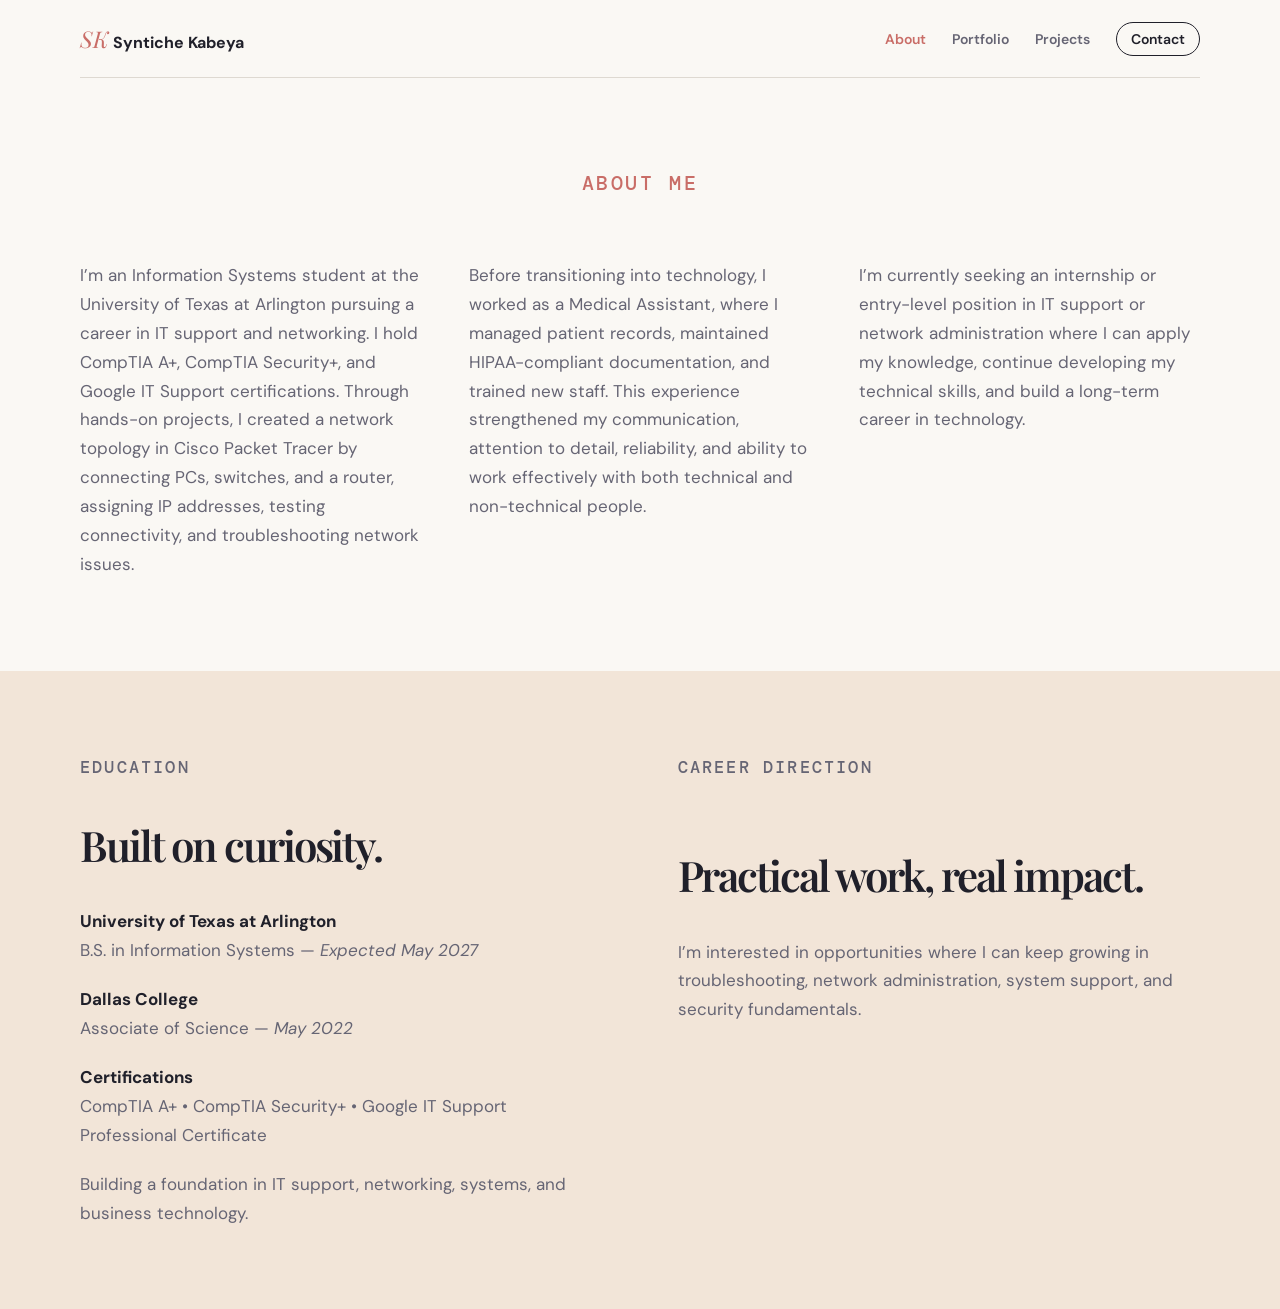
<file: about.html>
<!doctype html>
<html lang="en">
<head>
  <meta charset="UTF-8">
  <meta name="viewport" content="width=device-width, initial-scale=1.0">
  <title>About | Syntiche Kabeya</title>
  <link rel="preconnect" href="https://fonts.googleapis.com">
  <link rel="preconnect" href="https://fonts.gstatic.com" crossorigin>
  <link href="https://fonts.googleapis.com/css2?family=DM+Mono:wght@400;500&family=DM+Sans:wght@400;500;600;700&family=Playfair+Display:ital,wght@0,600;0,700&display=swap" rel="stylesheet">
  <style>
    :root{--ink:#20202a;--muted:#666574;--paper:#faf8f4;--warm:#f2e5d8;--rose:#c96d67;--line:#ded9d1}
    *{box-sizing:border-box} body{margin:0;background:var(--paper);color:var(--ink);font-family:"DM Sans",sans-serif}
    .wrap{width:min(1120px,calc(100% - 48px));margin:auto}
    .nav{min-height:78px;display:flex;align-items:center;justify-content:space-between;border-bottom:1px solid var(--line)}
    .brand{color:var(--ink);font-weight:700;text-decoration:none}.brand span{color:var(--rose);font:italic 23px "Playfair Display",serif}
    .links{display:flex;gap:26px;align-items:center}.links a{color:var(--muted);font-size:14px;font-weight:600;text-decoration:none}.links a.active{color:var(--rose)}
    .pill{padding:7px 14px!important;border:1px solid var(--ink);border-radius:99px;color:var(--ink)!important}
    .about{padding:92px 0}.title{text-align:center}.label{margin:0 0 65px;color:var(--rose);font:500 20px "DM Mono",monospace;letter-spacing:.13em;text-transform:uppercase}
    .copy{display:grid;grid-template-columns:repeat(3,1fr);gap:48px}.copy p{margin:0;color:var(--muted);font-size:17px;line-height:1.7}
    .story{padding:82px 0;background:var(--warm)}.story-grid{display:grid;grid-template-columns:1fr 1fr;gap:75px}.story h2{font:600 42px "Playfair Display",serif;letter-spacing:-.05em}
    .story p{color:var(--muted);font-size:17px;line-height:1.7}.education-details p{margin:0 0 20px}.education-details p:last-child{margin-bottom:0}.education-details strong{color:var(--ink)}
    @media(max-width:720px){.wrap{width:min(100% - 32px,1120px)}.links a:not(.pill){display:none}.copy,.story-grid{grid-template-columns:1fr;gap:35px}.about,.story{padding:65px 0}.label{margin-bottom:38px}}
  </style>
</head>
<body>
  <header class="wrap"><nav class="nav"><a class="brand" href="index.html"><span>SK</span> Syntiche Kabeya</a><div class="links"><a class="active" href="about.html">About</a><a href="portfolio.html">Portfolio</a><a href="projects.html">Projects</a><a class="pill" href="contact.html">Contact</a></div></nav></header>
  <main>
    <section class="about wrap">
      <div class="title"><p class="label">About me</p></div>
      <div class="copy">
        <p>I’m an Information Systems student at the University of Texas at Arlington pursuing a career in IT support and networking. I hold CompTIA A+, CompTIA Security+, and Google IT Support certifications. Through hands-on projects, I created a network topology in Cisco Packet Tracer by connecting PCs, switches, and a router, assigning IP addresses, testing connectivity, and troubleshooting network issues.</p>
        <p>Before transitioning into technology, I worked as a Medical Assistant, where I managed patient records, maintained HIPAA-compliant documentation, and trained new staff. This experience strengthened my communication, attention to detail, reliability, and ability to work effectively with both technical and non-technical people.</p>
        <p>I’m currently seeking an internship or entry-level position in IT support or network administration where I can apply my knowledge, continue developing my technical skills, and build a long-term career in technology.</p>
      </div>
    </section>
    <section class="story">
      <div class="story-grid wrap">
        <div class="education-details">
          <p class="label">Education</p>
          <h2>Built on curiosity.</h2>
          <p><strong>University of Texas at Arlington</strong><br>B.S. in Information Systems &mdash; <em>Expected May 2027</em></p>
          <p><strong>Dallas College</strong><br>Associate of Science &mdash; <em>May 2022</em></p>
          <p><strong>Certifications</strong><br>CompTIA A+ &bull; CompTIA Security+ &bull; Google IT Support Professional Certificate</p>
          <p>Building a foundation in IT support, networking, systems, and business technology.</p>
        </div>
        <div><p class="label">Career direction</p><h2>Practical work, real impact.</h2><p>I’m interested in opportunities where I can keep growing in troubleshooting, network administration, system support, and security fundamentals.</p></div>
      </div>
    </section>
  </main>
</body>
</html>
</file>
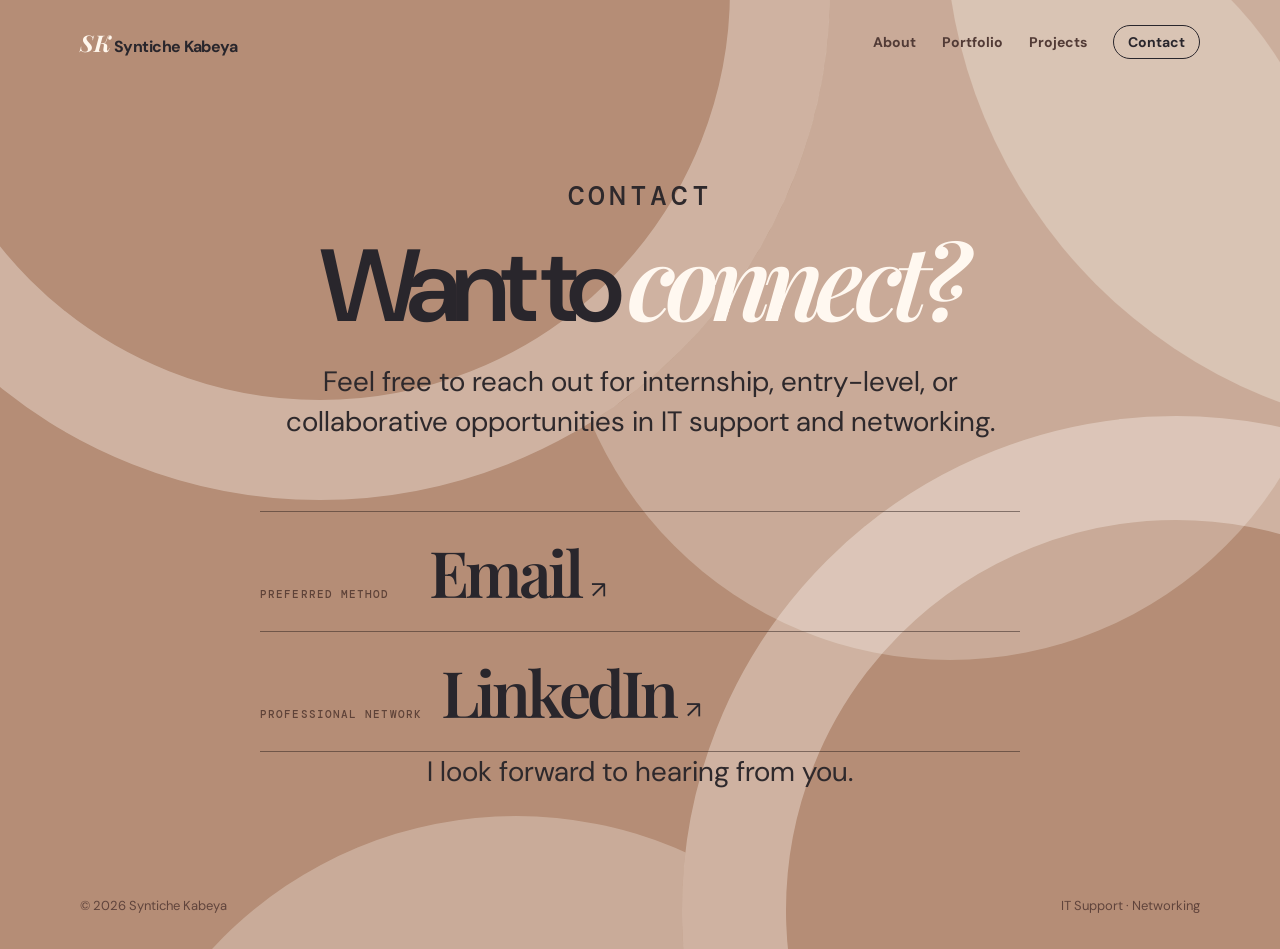
<file: contact.html>
<!doctype html>
<html lang="en">
<head>
  <meta charset="UTF-8" />
  <meta name="viewport" content="width=device-width, initial-scale=1.0" />
  <meta name="description" content="Contact Syntiche Kabeya for IT support and networking opportunities." />
  <title>Contact | Syntiche Kabeya</title>
  <link rel="preconnect" href="https://fonts.googleapis.com" />
  <link rel="preconnect" href="https://fonts.gstatic.com" crossorigin />
  <link href="https://fonts.googleapis.com/css2?family=DM+Mono:wght@400;500&family=DM+Sans:opsz,wght@9..40,400;9..40,500;9..40,600;9..40,700&family=Playfair+Display:ital,wght@0,600;0,700;1,600;1,700&display=swap" rel="stylesheet" />
  <style>
    :root{--ink:#29262c;--cream:#fbf7f0;--tan:#b58d76;--sand:#d8c5b6;--rose:#d47d72}*{box-sizing:border-box}body{min-height:100vh;margin:0;background:var(--tan);color:var(--ink);font-family:"DM Sans",sans-serif;overflow-x:hidden}.page{position:relative;min-height:100vh;overflow:hidden}.page:before,.page:after{content:"";position:absolute;border-radius:50%;pointer-events:none;will-change:transform}.page:before{width:820px;height:820px;top:-520px;left:-190px;border:100px solid rgba(255,250,244,.35);box-shadow:630px 280px 0 -120px rgba(255,250,244,.27),1140px -70px 0 5px rgba(255,250,244,.3);animation:drift-one 16s ease-in-out infinite alternate}.page:after{width:780px;height:780px;right:-390px;bottom:-455px;border:104px solid rgba(255,250,244,.35);box-shadow:-660px 320px 0 -80px rgba(255,250,244,.28);animation:drift-two 19s ease-in-out infinite alternate}@keyframes drift-one{to{transform:translate(105px,68px) rotate(9deg)}}@keyframes drift-two{to{transform:translate(-90px,-76px) rotate(-8deg)}}.wrap{position:relative;z-index:1;width:min(1120px,calc(100% - 48px));margin:auto}.nav{min-height:84px;display:flex;align-items:center;justify-content:space-between}.brand{color:var(--ink);font-weight:700;text-decoration:none;letter-spacing:-.03em}.brand span{color:#fff7ed;font-family:"Playfair Display",serif;font-size:23px;font-style:italic}.links{display:flex;align-items:center;gap:26px}.links a{color:#523b36;font-size:14px;font-weight:700;text-decoration:none}.links .active{padding:7px 14px;border:1px solid var(--ink);border-radius:99px;color:var(--ink)}.contact-main{padding:92px 0 80px;text-align:center}.eyebrow{margin:0;color:#62463c;font:500 11px "DM Mono",monospace;letter-spacing:.13em;text-transform:uppercase}.contact-main h1{margin:15px 0 29px;font-size:clamp(58px,8vw,106px);font-weight:600;letter-spacing:-.08em;line-height:.92}.contact-main h1 em{font-family:"Playfair Display",serif;color:#fff8f0}.contact-main>p{max-width:760px;margin:0 auto;color:#2e292c;font-size:clamp(18px,2.2vw,28px);line-height:1.45}.contact-methods{display:flex;flex-direction:column;align-items:flex-start;width:min(760px,100%);margin:68px auto 0;text-align:left}.method{display:flex;align-items:baseline;gap:19px;width:100%;padding:17px 0;color:var(--ink);text-decoration:none;border-bottom:1px solid rgba(50,37,34,.52);transition:padding .2s,color .2s}.method:first-child{border-top:1px solid rgba(50,37,34,.52)}.method:hover{padding-left:18px;color:#fff8f0}.method span{min-width:150px;font:500 11px "DM Mono",monospace;letter-spacing:.1em;text-transform:uppercase;color:#5f4339}.method strong{font-family:"Playfair Display",serif;font-size:clamp(37px,5vw,66px);font-weight:600;letter-spacing:-.06em}.method b{font-family:"DM Sans",sans-serif;font-size:24px;font-weight:400}.note{margin:45px 0 0;font-size:14px;color:#60443c}.footer{display:flex;justify-content:space-between;padding:24px 0 35px;color:#60443c;font-size:13px}@media(max-width:650px){.wrap{width:min(100% - 32px,1120px)}.links a:not(.active){display:none}.contact-main{padding:58px 0}.contact-methods{margin-top:45px}.method{display:block;padding:20px 0}.method span{display:block;margin-bottom:8px}.page:before{left:-420px}.page:after{right:-510px}.footer{flex-direction:column;gap:8px}}@media(prefers-reduced-motion:reduce){.page:before,.page:after{animation:none}}
  </style>
</head>
<body>
  <div class="page">
    <header class="wrap"><nav class="nav" aria-label="Main navigation"><a class="brand" href="index.html"><span>SK</span> Syntiche Kabeya</a><div class="links"><a href="about.html">About</a><a href="portfolio.html">Portfolio</a><a href="projects.html">Projects</a><a class="active" href="contact.html">Contact</a></div></nav></header>
    <main class="contact-main wrap"><p class="eyebrow">Contact</p><h1>Want to <em>connect?</em></h1><p>Feel free to reach out for internship, entry-level, or collaborative opportunities in IT support and networking.</p><div class="contact-methods"><a class="method" href="mailto:Syntichekabeya@gmail.com"><span>Preferred method</span><strong>Email <b>↗</b></strong></a><a class="method" href="https://www.linkedin.com/" target="_blank" rel="noopener"><span>Professional network</span><strong>LinkedIn <b>↗</b></strong></a></div><p class="note">I look forward to hearing from you.</p></main>
    <footer class="footer wrap"><span>© 2026 Syntiche Kabeya</span><span>IT Support · Networking</span></footer>
  </div>
</body>
</html>
</file>
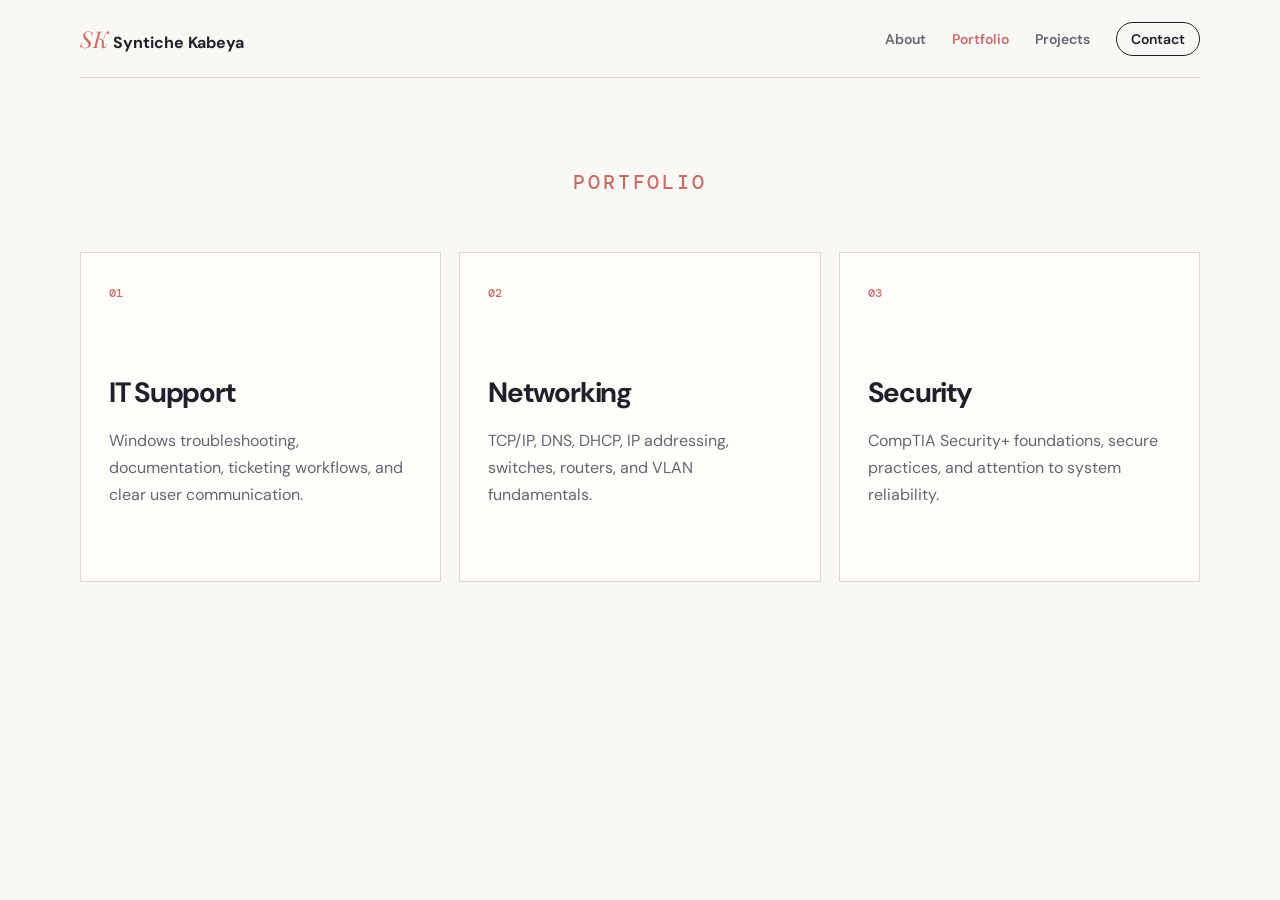
<file: portfolio.html>
<!doctype html>
<html lang="en">
<head>
  <meta charset="UTF-8"><meta name="viewport" content="width=device-width,initial-scale=1.0">
  <title>Portfolio | Syntiche Kabeya</title>
  <link rel="preconnect" href="https://fonts.googleapis.com"><link rel="preconnect" href="https://fonts.gstatic.com" crossorigin>
  <link href="https://fonts.googleapis.com/css2?family=DM+Mono:wght@400;500&family=DM+Sans:wght@400;500;600;700&family=Playfair+Display:ital,wght@0,600;0,700&display=swap" rel="stylesheet">
  <style>
    :root{--ink:#20202a;--muted:#666574;--paper:#faf8f4;--rose:#c96d67;--line:#ded9d1}*{box-sizing:border-box}body{margin:0;background:var(--paper);color:var(--ink);font-family:"DM Sans",sans-serif}.wrap{width:min(1120px,calc(100% - 48px));margin:auto}.nav{min-height:78px;display:flex;align-items:center;justify-content:space-between;border-bottom:1px solid var(--line)}.brand{color:var(--ink);font-weight:700;text-decoration:none}.brand span{color:var(--rose);font:italic 23px "Playfair Display",serif}.links{display:flex;gap:26px;align-items:center}.links a{color:var(--muted);font-size:14px;font-weight:600;text-decoration:none}.links a.active{color:var(--rose)}.pill{padding:7px 14px!important;border:1px solid var(--ink);border-radius:99px;color:var(--ink)!important}.main{padding:92px 0}.page-title{margin:0 0 58px;color:var(--rose);font:500 20px/1.2 "DM Mono",monospace;letter-spacing:.14em;text-align:center;text-transform:uppercase}.cards{display:grid;grid-template-columns:repeat(3,1fr);gap:18px}.card{min-height:330px;padding:28px;border:1px solid var(--line);background:#fffdfa}.card span{color:var(--rose);font:500 12px "DM Mono",monospace}.card h2{margin:72px 0 11px;font-size:28px;letter-spacing:-.045em}.card p{color:var(--muted);line-height:1.7}@media(max-width:720px){.wrap{width:min(100% - 32px,1120px)}.links a:not(.pill){display:none}.main{padding:65px 0}.page-title{margin-bottom:38px}.cards{grid-template-columns:1fr}.card{min-height:220px}.card h2{margin-top:35px}}
  </style>
</head>
<body>
  <header class="wrap"><nav class="nav"><a class="brand" href="index.html"><span>SK</span> Syntiche Kabeya</a><div class="links"><a href="about.html">About</a><a class="active" href="portfolio.html">Portfolio</a><a href="projects.html">Projects</a><a class="pill" href="contact.html">Contact</a></div></nav></header>
  <main class="main wrap"><h1 class="page-title">Portfolio</h1><div class="cards"><article class="card"><span>01</span><h2>IT Support</h2><p>Windows troubleshooting, documentation, ticketing workflows, and clear user communication.</p></article><article class="card"><span>02</span><h2>Networking</h2><p>TCP/IP, DNS, DHCP, IP addressing, switches, routers, and VLAN fundamentals.</p></article><article class="card"><span>03</span><h2>Security</h2><p>CompTIA Security+ foundations, secure practices, and attention to system reliability.</p></article></div></main>
</body>
</html>
</file>
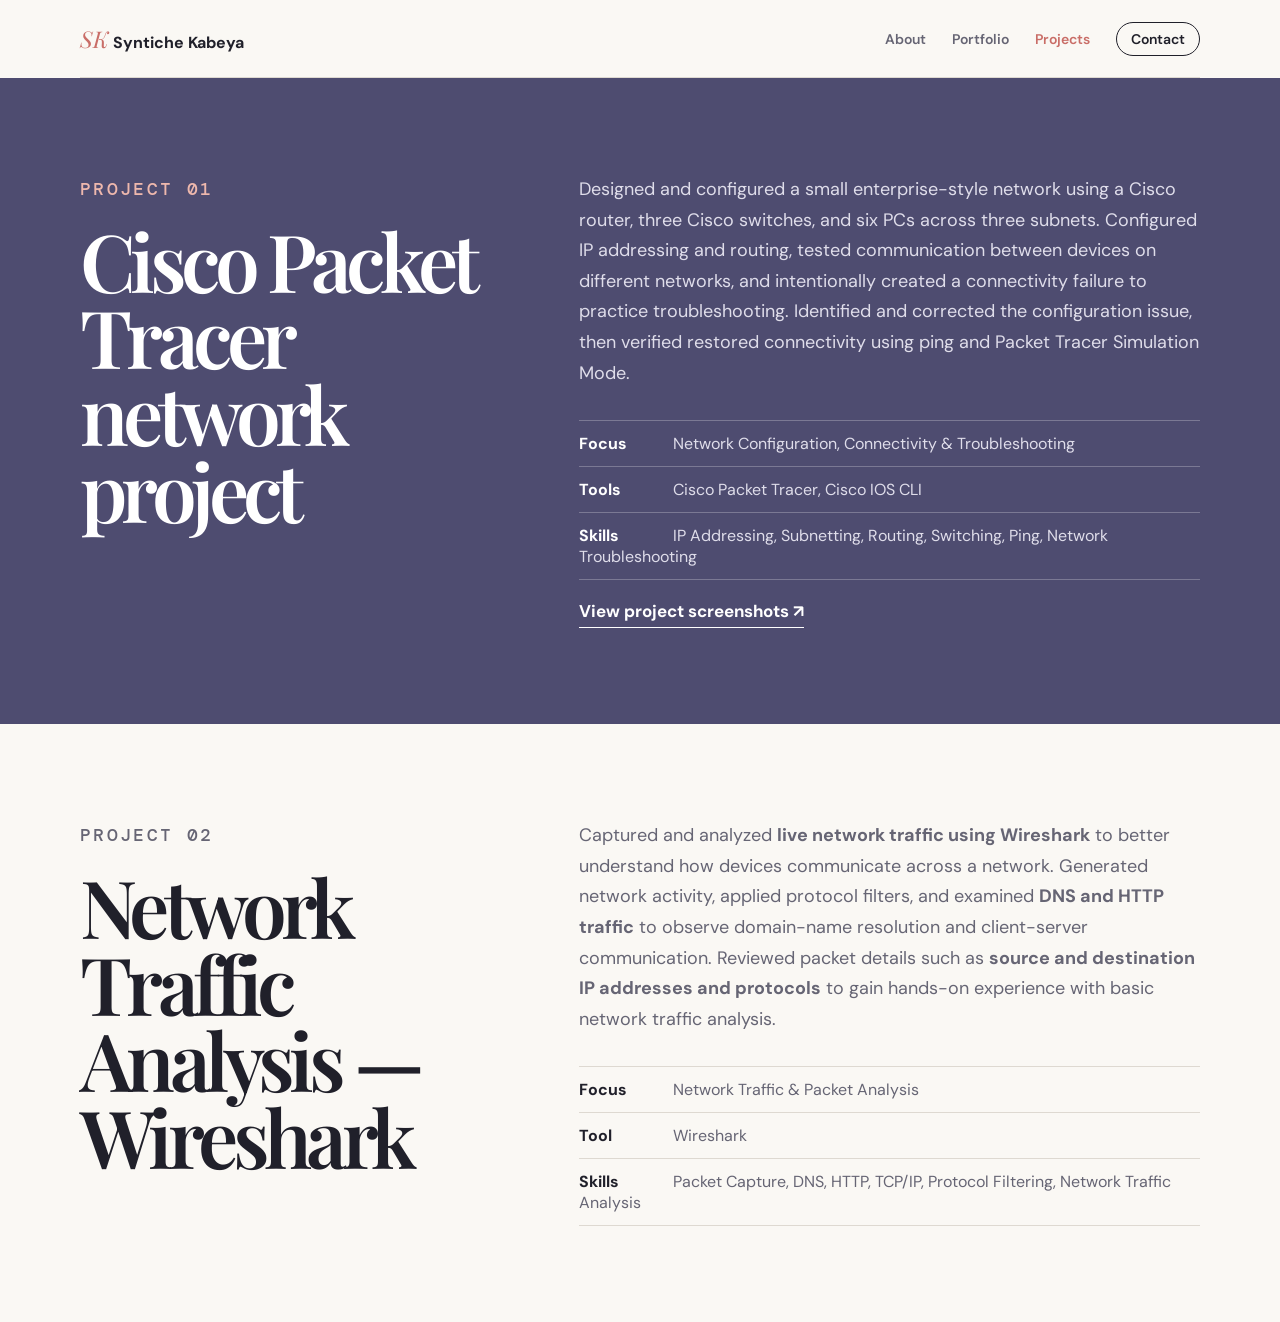
<file: projects.html>
<!doctype html>
<html lang="en">
<head>
  <meta charset="UTF-8" />
  <meta name="viewport" content="width=device-width, initial-scale=1.0" />
  <title>Projects | Syntiche Kabeya</title>
  <link rel="preconnect" href="https://fonts.googleapis.com" />
  <link rel="preconnect" href="https://fonts.gstatic.com" crossorigin />
  <link href="https://fonts.googleapis.com/css2?family=DM+Mono:wght@400;500&family=DM+Sans:wght@400;500;600;700&family=Playfair+Display:ital,wght@0,600;0,700&display=swap" rel="stylesheet" />
  <style>
    :root{--ink:#20202a;--deep:#4e4c70;--rose:#eeb8ad;--paper:#faf8f4;--muted:#666574;--line:#ded9d1}*{box-sizing:border-box}body{margin:0;background:var(--paper);color:var(--ink);font-family:"DM Sans",sans-serif}.wrap{width:min(1120px,calc(100% - 48px));margin:auto}.nav{min-height:78px;display:flex;align-items:center;justify-content:space-between;border-bottom:1px solid var(--line)}.brand{color:var(--ink);text-decoration:none;font-weight:700}.brand span{color:#c96d67;font:italic 23px "Playfair Display",serif}.links{display:flex;gap:26px;align-items:center}.links a{color:var(--muted);font-size:14px;font-weight:600;text-decoration:none}.links a.active{color:#c96d67}.pill{padding:7px 14px!important;border:1px solid var(--ink);border-radius:99px;color:var(--ink)!important}.project{padding:96px 0}.project.primary{background:var(--deep);color:#fff}.project-grid{display:grid;grid-template-columns:.8fr 1.2fr;gap:85px}.label{margin:0;color:#c96d67;font:500 11px "DM Mono",monospace;letter-spacing:.13em;text-transform:uppercase}.primary .label{color:var(--rose)}.project h1{margin:17px 0;font:600 clamp(45px,6.7vw,80px)/.96 "Playfair Display",serif;letter-spacing:-.07em}.project p{margin:0;color:var(--muted);font-size:18px;line-height:1.7}.primary p{color:#dfddea}.meta{margin:32px 0 0;padding:0;list-style:none;border-top:1px solid var(--line)}.primary .meta{border-color:rgba(255,255,255,.25)}.meta li{padding:12px 0;border-bottom:1px solid var(--line);color:var(--muted)}.primary .meta li{border-color:rgba(255,255,255,.25);color:#dfddea}.meta strong{display:inline-block;width:90px;color:var(--ink)}.primary .meta strong{color:#fff}.resource{display:inline-block;margin-top:20px;color:#fff;font-size:17px;font-weight:700;text-decoration:none;border-bottom:1px solid #fff;padding-bottom:5px}@media(max-width:720px){.wrap{width:min(100% - 32px,1120px)}.links a:not(.pill){display:none}.project{padding:65px 0}.project-grid{grid-template-columns:1fr;gap:30px}.project p{font-size:16px}}
  </style>
</head>
<body>
  <header class="wrap"><nav class="nav"><a class="brand" href="index.html"><span>SK</span> Syntiche Kabeya</a><div class="links"><a href="about.html">About</a><a href="portfolio.html">Portfolio</a><a class="active" href="projects.html">Projects</a><a class="pill" href="contact.html">Contact</a></div></nav></header>
  <main>
    <section class="project primary"><div class="project-grid wrap"><div><p class="label">Project 01</p><h1>Cisco Packet Tracer network project</h1></div><div><p>Designed and configured a small enterprise-style network using a Cisco router, three Cisco switches, and six PCs across three subnets. Configured IP addressing and routing, tested communication between devices on different networks, and intentionally created a connectivity failure to practice troubleshooting. Identified and corrected the configuration issue, then verified restored connectivity using ping and Packet Tracer Simulation Mode.</p><ul class="meta"><li><strong>Focus</strong> Network Configuration, Connectivity &amp; Troubleshooting</li><li><strong>Tools</strong> Cisco Packet Tracer, Cisco IOS CLI</li><li><strong>Skills</strong> IP Addressing, Subnetting, Routing, Switching, Ping, Network Troubleshooting</li></ul><a class="resource" href="resources.pdf" target="_blank" rel="noopener">View project screenshots ↗</a></div></div></section>
    <section class="project"><div class="project-grid wrap"><div><p class="label">Project 02</p><h1>Network Traffic Analysis — Wireshark</h1></div><div><p>Captured and analyzed <strong>live network traffic using Wireshark</strong> to better understand how devices communicate across a network. Generated network activity, applied protocol filters, and examined <strong>DNS and HTTP traffic</strong> to observe domain-name resolution and client-server communication. Reviewed packet details such as <strong>source and destination IP addresses and protocols</strong> to gain hands-on experience with basic network traffic analysis.</p><ul class="meta"><li><strong>Focus</strong> Network Traffic &amp; Packet Analysis</li><li><strong>Tool</strong> Wireshark</li><li><strong>Skills</strong> Packet Capture, DNS, HTTP, TCP/IP, Protocol Filtering, Network Traffic Analysis</li></ul></div></div></section>
  </main>
</body>
</html>
</file>
